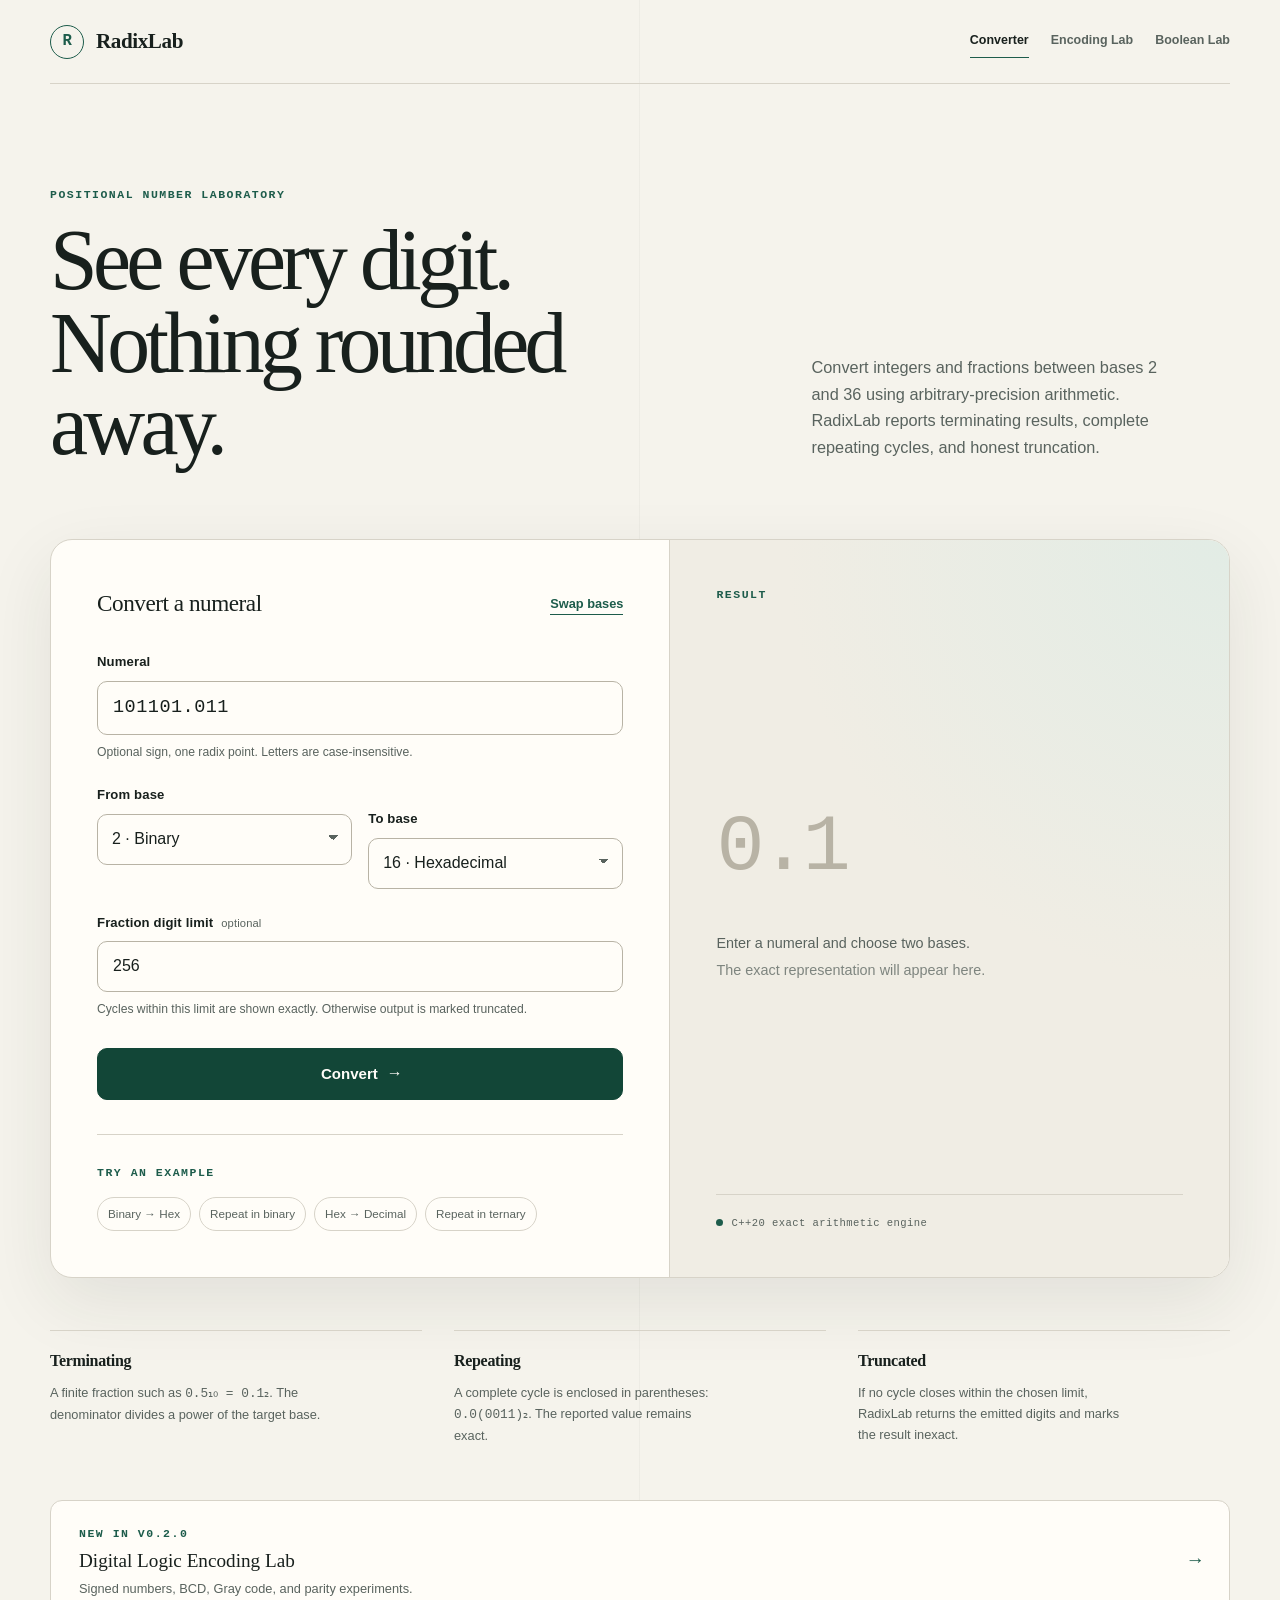
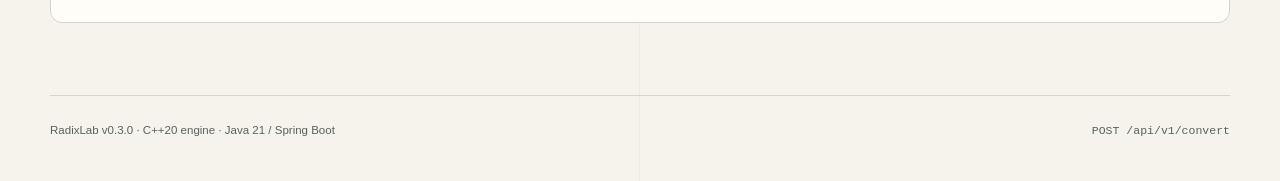
<file: java-backend/src/main/resources/static/index.html>
<!doctype html>
<html lang="en">
<head>
    <meta charset="utf-8">
    <meta name="viewport" content="width=device-width, initial-scale=1">
    <meta name="description" content="RadixLab converts exact positional numerals between bases 2 and 36, including repeating decimals.">
    <title>RadixLab — Exact radix conversion</title>
    <link rel="icon" href="favicon.svg" type="image/svg+xml">
    <link rel="stylesheet" href="styles.css">
</head>
<body>
    <a class="skip-link" href="#converter">Skip to converter</a>

    <header class="site-header">
        <a class="brand" href="index.html" aria-label="RadixLab home">
            <span class="brand-mark" aria-hidden="true">R</span>
            <span>RadixLab</span>
        </a>
        <nav class="site-nav" aria-label="Primary">
            <a href="index.html" aria-current="page">Converter</a>
            <a href="encoding.html">Encoding Lab</a>
            <a href="boolean.html">Boolean Lab</a>
        </nav>
    </header>

    <main class="page">
        <section class="intro" aria-labelledby="page-title">
            <p class="eyebrow">Positional number laboratory</p>
            <h1 id="page-title">See every digit.<br>Nothing rounded away.</h1>
            <p class="lede">
                Convert integers and fractions between bases 2 and 36 using
                arbitrary-precision arithmetic. RadixLab reports terminating
                results, complete repeating cycles, and honest truncation.
            </p>
        </section>

        <section id="converter" class="converter" aria-labelledby="converter-title">
            <div class="form-panel">
                <div class="panel-heading">
                    <h2 id="converter-title">Convert a numeral</h2>
                    <button id="swap-bases" class="text-button" type="button">
                        Swap bases
                    </button>
                </div>

                <form id="convert-form" novalidate>
                    <div class="field field-number">
                        <label for="number">Numeral</label>
                        <input
                            id="number"
                            name="number"
                            type="text"
                            value="101101.011"
                            maxlength="4096"
                            autocomplete="off"
                            autocapitalize="off"
                            spellcheck="false"
                            aria-describedby="number-help"
                        >
                        <p id="number-help" class="field-help">
                            Optional sign, one radix point. Letters are case-insensitive.
                        </p>
                    </div>

                    <div class="base-row">
                        <div class="field">
                            <label for="from-base">From base</label>
                            <select id="from-base" name="fromBase"></select>
                        </div>

                        <div class="field">
                            <label for="to-base">To base</label>
                            <select id="to-base" name="toBase"></select>
                        </div>
                    </div>

                    <div class="field">
                        <label for="fraction-limit">
                            Fraction digit limit
                            <span class="label-note">optional</span>
                        </label>
                        <input
                            id="fraction-limit"
                            name="maxFractionDigits"
                            type="number"
                            min="0"
                            max="4096"
                            step="1"
                            value="256"
                            inputmode="numeric"
                            aria-describedby="limit-help"
                        >
                        <p id="limit-help" class="field-help">
                            Cycles within this limit are shown exactly. Otherwise output is marked truncated.
                        </p>
                    </div>

                    <div id="form-error" class="error-message" role="alert" hidden></div>

                    <button id="convert-button" class="primary-button" type="submit">
                        <span class="button-label">Convert</span>
                        <span class="button-arrow" aria-hidden="true">→</span>
                    </button>
                </form>

                <div class="examples" aria-labelledby="examples-title">
                    <span id="examples-title" class="examples-label">Try an example</span>
                    <div class="example-list">
                        <button type="button" class="example" data-number="101101.011" data-from="2" data-to="16">Binary → Hex</button>
                        <button type="button" class="example" data-number="0.1" data-from="10" data-to="2">Repeat in binary</button>
                        <button type="button" class="example" data-number="2AF.8" data-from="16" data-to="10">Hex → Decimal</button>
                        <button type="button" class="example" data-number="0.1" data-from="10" data-to="3">Repeat in ternary</button>
                    </div>
                </div>
            </div>

            <div class="result-panel" aria-live="polite" aria-atomic="true">
                <div class="result-topline">
                    <span class="result-kicker">Result</span>
                    <button id="copy-result" class="text-button" type="button" hidden>Copy</button>
                </div>

                <div id="result-empty" class="result-empty">
                    <div class="empty-mark" aria-hidden="true">0.1</div>
                    <p>Enter a numeral and choose two bases.</p>
                    <p class="empty-detail">The exact representation will appear here.</p>
                </div>

                <div id="result-content" class="result-content" hidden>
                    <p id="result-expression" class="result-expression"></p>
                    <output id="result-output" class="result-output" tabindex="-1"></output>
                    <div id="result-status" class="result-status"></div>
                    <p id="result-detail" class="result-detail"></p>
                </div>

                <div class="engine-note">
                    <span class="engine-dot" aria-hidden="true"></span>
                    C++20 exact arithmetic engine
                </div>
            </div>
        </section>

        <section class="notes" aria-label="How results are represented">
            <article>
                <h2>Terminating</h2>
                <p>A finite fraction such as <code>0.5₁₀ = 0.1₂</code>. The denominator divides a power of the target base.</p>
            </article>
            <article>
                <h2>Repeating</h2>
                <p>A complete cycle is enclosed in parentheses: <code>0.0(0011)₂</code>. The reported value remains exact.</p>
            </article>
            <article>
                <h2>Truncated</h2>
                <p>If no cycle closes within the chosen limit, RadixLab returns the emitted digits and marks the result inexact.</p>
            </article>
        </section>

        <a class="lab-callout" href="encoding.html">
            <span>
                <span class="eyebrow">New in v0.2.0</span>
                <strong>Digital Logic Encoding Lab</strong>
                <span>Signed numbers, BCD, Gray code, and parity experiments.</span>
            </span>
            <span class="lab-callout-arrow" aria-hidden="true">→</span>
        </a>
    </main>

    <footer class="site-footer">
        <p>RadixLab v0.3.0 · C++20 engine · Java 21 / Spring Boot</p>
        <code>POST /api/v1/convert</code>
    </footer>

    <script src="app.js" defer></script>
</body>
</html>
</file>
<file: java-backend/src/main/resources/static/styles.css>
:root {
    color-scheme: light;
    --paper: #f5f3ec;
    --surface: #fffdf8;
    --surface-strong: #f0ede4;
    --ink: #18201d;
    --ink-muted: #59635e;
    --line: #d7d3c8;
    --line-strong: #b8b3a5;
    --accent: #1d5c4b;
    --accent-strong: #124637;
    --accent-soft: #e2ece5;
    --warning: #8a5513;
    --warning-soft: #f4e9d7;
    --danger: #9c352f;
    --danger-soft: #f7e6e3;
    --focus: #a86b20;
    --shadow: 0 24px 70px rgba(30, 39, 34, 0.09);
    --radius-large: 22px;
    --radius-medium: 12px;
    --sans: "Avenir Next", "Segoe UI", "Helvetica Neue", sans-serif;
    --serif: "Iowan Old Style", "Palatino Linotype", Palatino, Georgia, serif;
    --mono: "SFMono-Regular", Consolas, "Liberation Mono", monospace;
}

@media (prefers-color-scheme: dark) {
    :root {
        color-scheme: dark;
        --paper: #111714;
        --surface: #19211d;
        --surface-strong: #202a25;
        --ink: #edf0e8;
        --ink-muted: #a7b0aa;
        --line: #303c35;
        --line-strong: #48574e;
        --accent: #8bc7af;
        --accent-strong: #b5ddcc;
        --accent-soft: #1d332b;
        --warning: #e1b575;
        --warning-soft: #352b1d;
        --danger: #ef9d96;
        --danger-soft: #392321;
        --focus: #e1b575;
        --shadow: 0 24px 70px rgba(0, 0, 0, 0.32);
    }
}

* {
    box-sizing: border-box;
}

html {
    background: var(--paper);
}

body {
    min-width: 0;
    margin: 0;
    background:
        linear-gradient(90deg, transparent 0, transparent calc(50% - 1px), rgba(89, 99, 94, 0.055) calc(50% - 1px), rgba(89, 99, 94, 0.055) 50%, transparent 50%),
        var(--paper);
    color: var(--ink);
    font-family: var(--sans);
    font-size: 16px;
    line-height: 1.55;
    -webkit-font-smoothing: antialiased;
}

button,
input,
select {
    font: inherit;
}

button,
select {
    cursor: pointer;
}

.skip-link {
    position: fixed;
    top: 12px;
    left: 12px;
    z-index: 20;
    padding: 10px 14px;
    border-radius: 8px;
    background: var(--ink);
    color: var(--surface);
    transform: translateY(-160%);
}

.skip-link:focus {
    transform: translateY(0);
}

.site-header,
.site-footer,
.page {
    width: min(1180px, calc(100% - 48px));
    margin-inline: auto;
}

.site-header {
    display: flex;
    align-items: center;
    justify-content: space-between;
    min-height: 84px;
    border-bottom: 1px solid var(--line);
}

.brand {
    display: inline-flex;
    align-items: center;
    gap: 12px;
    color: var(--ink);
    font-family: var(--serif);
    font-size: 1.32rem;
    font-weight: 600;
    letter-spacing: -0.02em;
    text-decoration: none;
}

.brand-mark {
    display: grid;
    width: 34px;
    height: 34px;
    place-items: center;
    border: 1px solid var(--accent);
    border-radius: 50%;
    color: var(--accent);
    font-family: var(--mono);
    font-size: 0.98rem;
}

.site-nav {
    display: flex;
    align-items: center;
    gap: 22px;
}

.site-nav a {
    padding-block: 6px;
    border-bottom: 1px solid transparent;
    color: var(--ink-muted);
    font-size: 0.78rem;
    font-weight: 600;
    text-decoration: none;
    transition: border-color 120ms ease, color 120ms ease;
}

.site-nav a:hover {
    color: var(--ink);
}

.site-nav a[aria-current="page"] {
    border-bottom-color: var(--accent);
    color: var(--ink);
}

.lab-callout {
    display: flex;
    align-items: center;
    justify-content: space-between;
    gap: 24px;
    margin-top: 54px;
    padding: 24px 28px;
    border: 1px solid var(--line);
    border-radius: var(--radius-medium);
    background: var(--surface);
    color: var(--ink);
    text-decoration: none;
    transition: border-color 120ms ease, background 120ms ease;
}

.lab-callout:hover {
    border-color: var(--accent);
    background: var(--accent-soft);
}

.lab-callout > span:first-child {
    display: grid;
    gap: 3px;
}

.lab-callout strong {
    font-family: var(--serif);
    font-size: 1.2rem;
    font-weight: 500;
}

.lab-callout > span:first-child > span:last-child {
    color: var(--ink-muted);
    font-size: 0.8rem;
}

.lab-callout-arrow {
    color: var(--accent);
    font-family: var(--mono);
    font-size: 1.2rem;
}

.page {
    padding-block: clamp(56px, 8vw, 104px) 72px;
}

.intro {
    display: grid;
    grid-template-columns: minmax(0, 1.25fr) minmax(280px, 0.75fr);
    gap: 20px 64px;
    align-items: end;
    margin-bottom: clamp(40px, 6vw, 72px);
}

.eyebrow,
.result-kicker,
.examples-label {
    margin: 0;
    color: var(--accent);
    font-family: var(--mono);
    font-size: 0.72rem;
    font-weight: 600;
    letter-spacing: 0.13em;
    text-transform: uppercase;
}

.intro .eyebrow {
    grid-column: 1 / -1;
    margin-bottom: -4px;
}

h1 {
    margin: 0;
    font-family: var(--serif);
    font-size: clamp(2.7rem, 6.7vw, 5.8rem);
    font-weight: 400;
    letter-spacing: -0.055em;
    line-height: 0.96;
    text-wrap: balance;
}

.lede {
    max-width: 41ch;
    margin: 0 0 6px;
    color: var(--ink-muted);
    font-size: 1.02rem;
    line-height: 1.65;
}

.converter {
    display: grid;
    grid-template-columns: minmax(0, 1.05fr) minmax(0, 0.95fr);
    overflow: hidden;
    border: 1px solid var(--line);
    border-radius: var(--radius-large);
    background: var(--surface);
    box-shadow: var(--shadow);
}

.form-panel {
    padding: clamp(28px, 4vw, 46px);
}

.panel-heading,
.result-topline {
    display: flex;
    align-items: center;
    justify-content: space-between;
    gap: 20px;
}

.panel-heading {
    margin-bottom: 30px;
}

h2 {
    margin: 0;
    font-family: var(--serif);
    font-size: 1.45rem;
    font-weight: 500;
    letter-spacing: -0.02em;
}

.text-button {
    padding: 0;
    border: 0;
    border-bottom: 1px solid currentColor;
    background: transparent;
    color: var(--accent);
    font-size: 0.8rem;
    font-weight: 600;
}

.text-button:hover {
    color: var(--accent-strong);
}

.field {
    display: flex;
    min-width: 0;
    flex-direction: column;
    gap: 8px;
}

.field + .field,
.field + .base-row,
.base-row + .field {
    margin-top: 24px;
}

label {
    display: flex;
    align-items: baseline;
    gap: 8px;
    font-size: 0.82rem;
    font-weight: 650;
    letter-spacing: 0.01em;
}

.label-note {
    color: var(--ink-muted);
    font-size: 0.7rem;
    font-weight: 400;
}

input,
select {
    width: 100%;
    min-height: 50px;
    border: 1px solid var(--line-strong);
    border-radius: 10px;
    outline: 0;
    background: var(--surface);
    color: var(--ink);
    transition: border-color 120ms ease, box-shadow 120ms ease, background 120ms ease;
}

input {
    padding: 12px 15px;
}

select {
    padding: 12px 40px 12px 14px;
    appearance: none;
    background-image:
        linear-gradient(45deg, transparent 50%, var(--ink-muted) 50%),
        linear-gradient(135deg, var(--ink-muted) 50%, transparent 50%);
    background-position:
        calc(100% - 18px) calc(50% - 2px),
        calc(100% - 13px) calc(50% - 2px);
    background-repeat: no-repeat;
    background-size: 5px 5px, 5px 5px;
}

#number {
    font-family: var(--mono);
    font-size: 1.16rem;
    letter-spacing: 0.025em;
}

input:hover,
select:hover {
    border-color: var(--ink-muted);
}

input:focus-visible,
select:focus-visible,
button:focus-visible,
a:focus-visible {
    outline: 2px solid var(--focus);
    outline-offset: 3px;
}

input:focus-visible,
select:focus-visible {
    border-color: var(--accent);
    box-shadow: 0 0 0 4px var(--accent-soft);
}

input[aria-invalid="true"] {
    border-color: var(--danger);
    box-shadow: 0 0 0 4px var(--danger-soft);
}

.field-help {
    margin: 0;
    color: var(--ink-muted);
    font-size: 0.76rem;
    line-height: 1.5;
}

.base-row {
    display: grid;
    grid-template-columns: 1fr 1fr;
    gap: 16px;
}

.primary-button {
    display: flex;
    width: 100%;
    min-height: 52px;
    align-items: center;
    justify-content: center;
    gap: 12px;
    margin-top: 30px;
    padding: 12px 18px;
    border: 1px solid var(--accent-strong);
    border-radius: 10px;
    background: var(--accent-strong);
    color: var(--surface);
    font-size: 0.94rem;
    font-weight: 650;
    transition: background 120ms ease, transform 120ms ease;
}

.primary-button:hover:not(:disabled) {
    background: var(--accent);
}

.primary-button:active:not(:disabled) {
    transform: translateY(1px);
}

.primary-button:disabled {
    cursor: wait;
    opacity: 0.68;
}

.button-arrow {
    font-family: var(--mono);
    font-size: 1rem;
    transition: transform 120ms ease;
}

.primary-button:hover .button-arrow {
    transform: translateX(3px);
}

.error-message {
    margin-top: 20px;
    padding: 11px 13px;
    border: 1px solid color-mix(in srgb, var(--danger) 32%, transparent);
    border-radius: 8px;
    background: var(--danger-soft);
    color: var(--danger);
    font-size: 0.82rem;
    line-height: 1.45;
}

.examples {
    margin-top: 34px;
    padding-top: 24px;
    border-top: 1px solid var(--line);
}

.example-list {
    display: flex;
    flex-wrap: wrap;
    gap: 8px;
    margin-top: 13px;
}

.example {
    padding: 7px 10px;
    border: 1px solid var(--line);
    border-radius: 999px;
    background: transparent;
    color: var(--ink-muted);
    font-size: 0.73rem;
    transition: border-color 120ms ease, color 120ms ease, background 120ms ease;
}

.example:hover {
    border-color: var(--accent);
    background: var(--accent-soft);
    color: var(--accent-strong);
}

.result-panel {
    display: flex;
    min-width: 0;
    flex-direction: column;
    padding: clamp(28px, 4vw, 46px);
    border-left: 1px solid var(--line);
    background:
        radial-gradient(circle at 100% 0%, var(--accent-soft), transparent 48%),
        var(--surface-strong);
}

.result-empty {
    display: flex;
    flex: 1;
    flex-direction: column;
    align-items: flex-start;
    justify-content: center;
    padding-block: 40px;
}

.empty-mark {
    margin-bottom: 22px;
    color: var(--line-strong);
    font-family: var(--mono);
    font-size: clamp(3rem, 7vw, 5rem);
    letter-spacing: -0.06em;
}

.result-empty p {
    margin: 0;
    color: var(--ink-muted);
    font-size: 0.9rem;
}

.result-empty .empty-detail {
    margin-top: 4px;
    opacity: 0.75;
}

.result-content {
    flex: 1;
    padding-block: 54px 38px;
}

.result-expression {
    margin: 0 0 18px;
    color: var(--ink-muted);
    font-family: var(--mono);
    font-size: 0.77rem;
    overflow-wrap: anywhere;
}

.result-output {
    display: block;
    color: var(--ink);
    font-family: var(--mono);
    font-size: clamp(1.85rem, 4.4vw, 3.25rem);
    font-weight: 500;
    letter-spacing: -0.035em;
    line-height: 1.14;
    overflow-wrap: anywhere;
}

.result-status {
    display: flex;
    flex-wrap: wrap;
    gap: 8px;
    margin-top: 24px;
}

.status-badge {
    display: inline-flex;
    align-items: center;
    gap: 7px;
    width: fit-content;
    padding: 6px 10px;
    border: 1px solid color-mix(in srgb, var(--accent) 28%, transparent);
    border-radius: 999px;
    background: var(--accent-soft);
    color: var(--accent-strong);
    font-size: 0.72rem;
    font-weight: 650;
    letter-spacing: 0.02em;
}

.status-badge::before {
    width: 6px;
    height: 6px;
    border-radius: 50%;
    background: currentColor;
    content: "";
}

.status-badge.is-warning {
    border-color: color-mix(in srgb, var(--warning) 30%, transparent);
    background: var(--warning-soft);
    color: var(--warning);
}

.result-detail {
    max-width: 42ch;
    margin: 18px 0 0;
    color: var(--ink-muted);
    font-size: 0.8rem;
    line-height: 1.6;
}

.result-detail code {
    color: var(--ink);
    font-family: var(--mono);
    font-size: 0.95em;
}

.engine-note {
    display: flex;
    align-items: center;
    gap: 8px;
    margin-top: 30px;
    padding-top: 20px;
    border-top: 1px solid var(--line);
    color: var(--ink-muted);
    font-family: var(--mono);
    font-size: 0.66rem;
    letter-spacing: 0.04em;
}

.engine-dot {
    width: 7px;
    height: 7px;
    border-radius: 50%;
    background: var(--accent);
}

.notes {
    display: grid;
    grid-template-columns: repeat(3, 1fr);
    gap: 32px;
    margin-top: 52px;
}

.notes article {
    padding-top: 18px;
    border-top: 1px solid var(--line);
}

.notes h2 {
    font-size: 1rem;
    font-weight: 650;
}

.notes p {
    max-width: 38ch;
    margin: 8px 0 0;
    color: var(--ink-muted);
    font-size: 0.8rem;
    line-height: 1.65;
}

code {
    overflow-wrap: anywhere;
}

.site-footer {
    display: flex;
    align-items: center;
    justify-content: space-between;
    gap: 24px;
    padding-block: 26px 42px;
    border-top: 1px solid var(--line);
    color: var(--ink-muted);
    font-size: 0.72rem;
}

.site-footer p {
    margin: 0;
}

.site-footer a {
    color: var(--accent);
    text-underline-offset: 4px;
}

[hidden] {
    display: none !important;
}

@media (max-width: 860px) {
    .intro {
        grid-template-columns: 1fr;
        gap: 22px;
    }

    .converter {
        grid-template-columns: 1fr;
    }

    .result-panel {
        min-height: 360px;
        border-top: 1px solid var(--line);
        border-left: 0;
    }

    .notes {
        grid-template-columns: 1fr;
        gap: 20px;
    }
}

@media (max-width: 520px) {
    .site-header,
    .site-footer,
    .page {
        width: min(100% - 32px, 1180px);
    }

    .site-header {
        min-height: 70px;
    }

    .site-nav {
        gap: 14px;
    }

    .site-nav a {
        font-size: 0.72rem;
    }

    .lab-callout {
        padding: 20px;
    }

    .base-row {
        grid-template-columns: 1fr;
    }

    .base-row .field + .field {
        margin-top: 0;
    }

    .form-panel,
    .result-panel {
        padding: 24px 20px;
    }

    .result-content {
        padding-block: 36px 24px;
    }

    .site-footer {
        flex-direction: column;
        align-items: flex-start;
    }
}

@media (prefers-reduced-motion: reduce) {
    *,
    *::before,
    *::after {
        scroll-behavior: auto !important;
        transition-duration: 0.01ms !important;
    }
}
</file>
